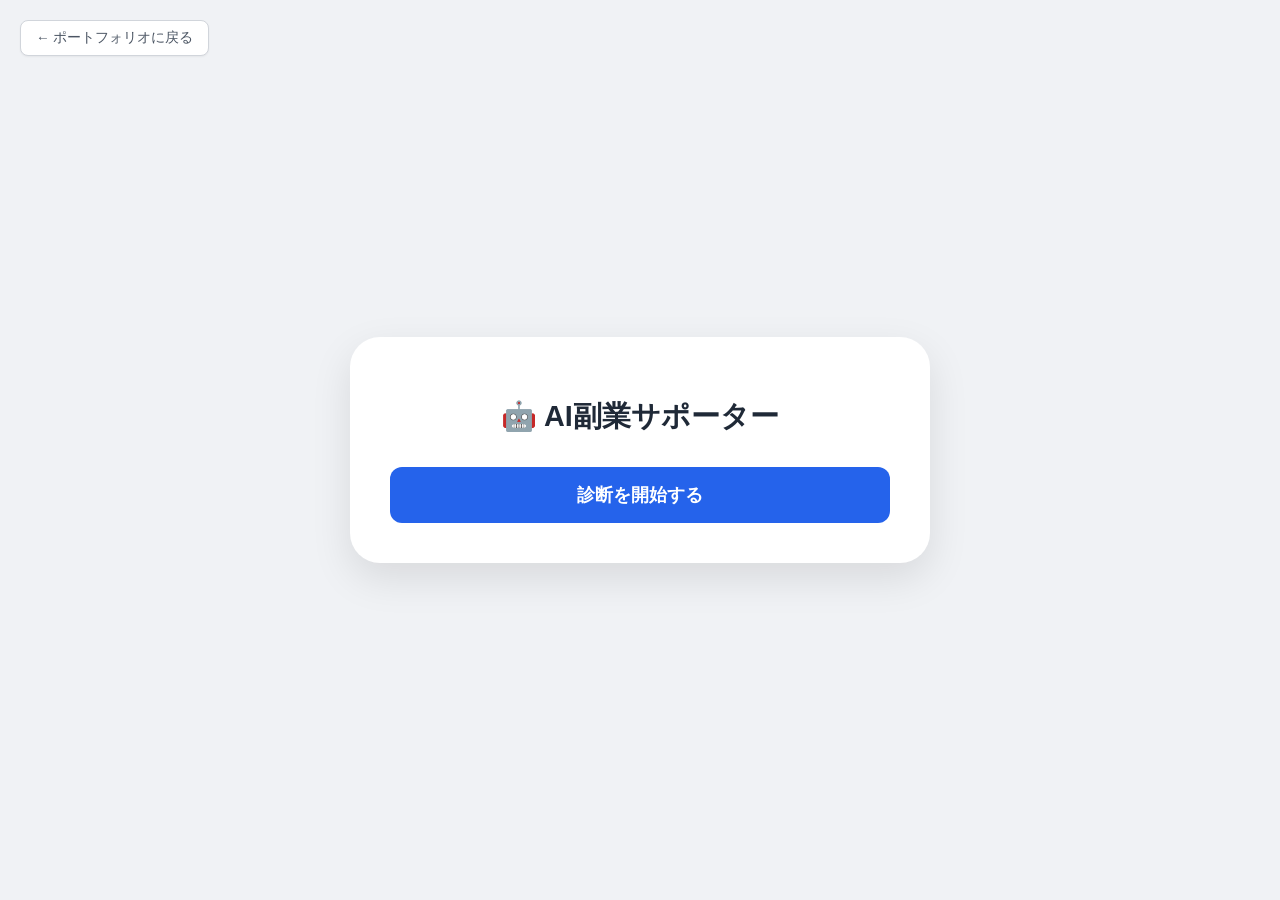
<file: index.html>
<!DOCTYPE html>
<html lang="ja">
<head>
    <meta charset="UTF-8">
    <meta name="viewport" content="width=device-width, initial-scale=1.0">
    <title>AI副業サポーター</title>
    <style>
        /* スクリーンショットを元に、デザインをミリ単位で復元 */
        body {
            font-family: 'Helvetica Neue', Arial, sans-serif;
            background-color: #f0f2f5;
            margin: 0;
            display: flex;
            justify-content: center;
            align-items: center;
            min-height: 100vh;
        }

        /* 戻るボタンをカードの外、左上に配置 */
        .back-link {
            position: absolute;
            top: 20px;
            left: 20px;
            padding: 8px 15px;
            background-color: #ffffff;
            color: #4b5563;
            text-decoration: none;
            border: 1px solid #d1d5db;
            border-radius: 8px;
            font-size: 0.85rem;
            box-shadow: 0 1px 2px rgba(0,0,0,0.05);
        }

        /* カードデザインの完全復元 */
        .container {
            width: 90%;
            max-width: 500px;
            background: #ffffff;
            padding: 40px;
            border-radius: 30px; /* 大きめの角丸 */
            box-shadow: 0 15px 40px rgba(0,0,0,0.1);
            text-align: center;
        }

        h1 {
            font-size: 1.8rem;
            color: #1f2937;
            margin-bottom: 30px;
            display: flex;
            align-items: center;
            justify-content: center;
            gap: 10px;
        }

        /* 鮮やかなブルーのボタン */
        .btn {
            display: block;
            width: 100%;
            background: #2563eb;
            color: #ffffff;
            padding: 16px;
            border-radius: 12px;
            font-size: 1.1rem;
            font-weight: bold;
            cursor: pointer;
            border: none;
            transition: background 0.2s, transform 0.1s;
        }

        .btn:hover { background: #1d4ed8; }
        .btn:active { transform: scale(0.98); }

        /* アドバイスエリアのデザイン */
        #advice-area {
            margin-top: 25px;
            padding: 20px;
            border-radius: 12px;
            background: #eff6ff;
            border: 1px solid #bfdbfe;
            color: #1e40af;
            text-align: left;
            line-height: 1.7;
            display: none;
        }
    </style>
</head>
<body>
    <a href="portfolio.html" class="back-link">← ポートフォリオに戻る</a>

    <div class="container">
        <h1>🤖 AI副業サポーター</h1>
        <button id="startBtn" class="btn">診断を開始する</button>
        <div id="advice-area"></div>
    </div>

    <script>
        document.getElementById('startBtn').addEventListener('click', () => {
            const area = document.getElementById('advice-area');
            area.style.display = 'block';
            area.innerHTML = `
                <strong style="color: #1e40af;">【AIのアドバイス】</strong><br>
                月5万円への最短ルートは、このポートフォリオに実用的なツールを揃え、あなたのスキルを世の中に証明することです！
            `;
        });
    </script>
</body>
</html>
</file>
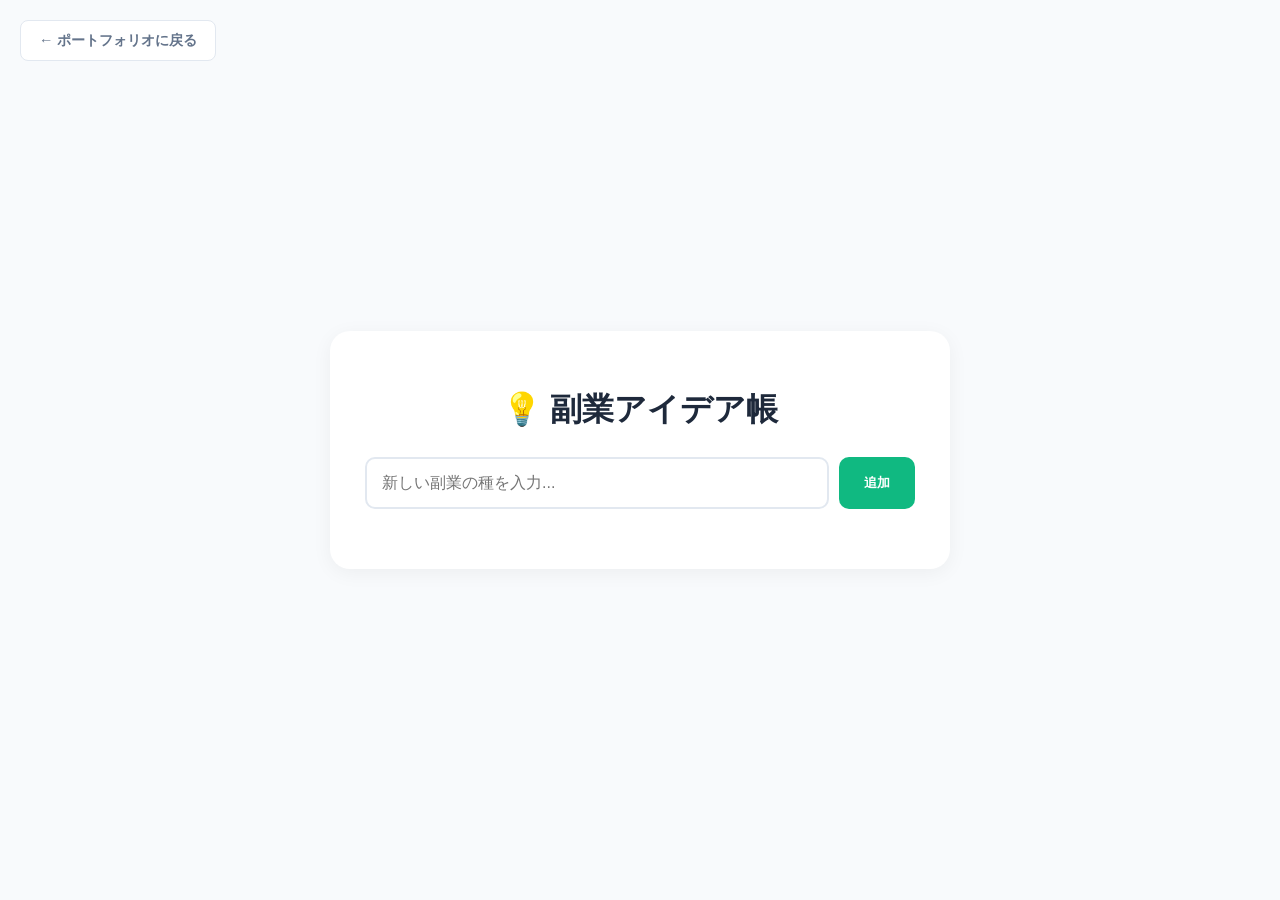
<file: idea.html>
<!DOCTYPE html>
<html lang="ja">
<head>
    <meta charset="UTF-8">
    <meta name="viewport" content="width=device-width, initial-scale=1.0">
    <title>副業アイデア帳</title>
    <style>
        body { font-family: sans-serif; background-color: #f8fafc; margin: 0; display: flex; justify-content: center; align-items: center; min-height: 100vh; }
        .back-link { position: absolute; top: 20px; left: 20px; padding: 10px 18px; background-color: #fff; border: 1px solid #e2e8f0; border-radius: 8px; color: #64748b; text-decoration: none; font-size: 0.9rem; font-weight: bold; }
        .container { width: 95%; max-width: 550px; background: #fff; padding: 35px; border-radius: 20px; box-shadow: 0 4px 20px rgba(0,0,0,0.05); }
        h1 { text-align: center; color: #1e293b; margin-bottom: 25px; }
        .input-group { display: flex; gap: 10px; }
        input { flex: 1; padding: 15px; border: 2px solid #e2e8f0; border-radius: 10px; outline: none; font-size: 1rem; }
        input.error { border-color: #f87171; background-color: #fef2f2; }
        .add-btn { background: #10b981; color: white; border: none; padding: 15px 25px; border-radius: 10px; cursor: pointer; font-weight: bold; }
        ul { list-style: none; padding: 0; margin-top: 25px; }
        li { background: #f1f5f9; padding: 15px; border-radius: 10px; margin-bottom: 10px; display: flex; justify-content: space-between; align-items: center; box-shadow: 0 1px 2px rgba(0,0,0,0.05); }
        .del-btn { background: #ef4444; color: white; border: none; padding: 8px 15px; border-radius: 8px; cursor: pointer; font-size: 0.85rem; }
    </style>
</head>
<body>
    <a href="portfolio.html" class="back-link">← ポートフォリオに戻る</a>
    <div class="container">
        <h1>💡 副業アイデア帳</h1>
        <div class="input-group">
            <input type="text" id="ideaInput" placeholder="新しい副業の種を入力...">
            <button class="add-btn" id="addBtn">追加</button>
        </div>
        <ul id="ideaList"></ul>
    </div>
    <script>
        const input = document.getElementById('ideaInput');
        const list = document.getElementById('ideaList');
        document.getElementById('addBtn').addEventListener('click', () => {
            const val = input.value.trim();
            if (!val) { input.classList.add('error'); return; }
            input.classList.remove('error');
            const li = document.createElement('li');
            li.innerHTML = `<span>${val}</span><button class="del-btn" onclick="this.parentElement.remove()">削除</button>`;
            list.appendChild(li);
            input.value = '';
        });
    </script>
</body>
</html>
</file>
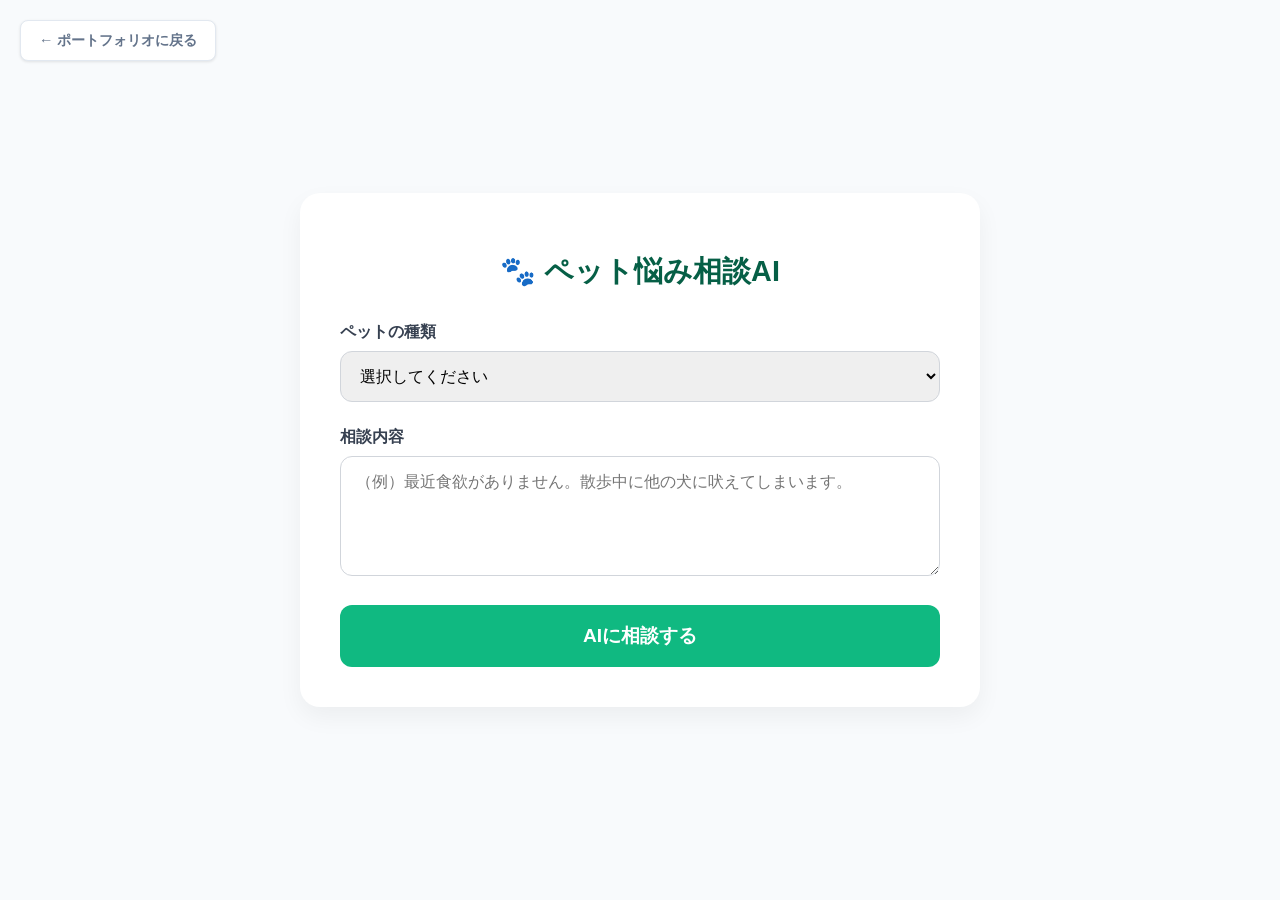
<file: pet.html>
<!DOCTYPE html>
<html lang="ja">
<head>
    <meta charset="UTF-8">
    <meta name="viewport" content="width=device-width, initial-scale=1.0">
    <title>ペット悩み相談AI</title>
    <style>
        body { font-family: 'Helvetica Neue', Arial, sans-serif; background-color: #f8fafc; margin: 0; display: flex; justify-content: center; align-items: center; min-height: 100vh; }
        .back-link { position: absolute; top: 20px; left: 20px; padding: 10px 18px; background-color: #fff; border: 1px solid #e2e8f0; border-radius: 8px; color: #64748b; text-decoration: none; font-size: 0.9rem; font-weight: bold; box-shadow: 0 1px 3px rgba(0,0,0,0.1); }
        .container { width: 90%; max-width: 600px; background: #fff; padding: 40px; border-radius: 20px; box-shadow: 0 10px 25px rgba(0,0,0,0.05); }
        h1 { text-align: center; color: #065f46; margin-bottom: 30px; font-size: 1.8rem; }
        label { display: block; margin-bottom: 8px; font-weight: bold; color: #374151; }
        select, textarea { width: 100%; padding: 15px; margin-bottom: 25px; border: 1px solid #d1d5db; border-radius: 12px; box-sizing: border-box; font-size: 1rem; outline: none; }
        textarea { height: 120px; }
        .btn { width: 100%; background: #10b981; color: white; padding: 18px; border-radius: 12px; font-size: 1.2rem; font-weight: bold; cursor: pointer; border: none; transition: background 0.2s; }
        .btn:hover { background: #059669; }
        #result { margin-top: 25px; padding: 20px; border-radius: 12px; display: none; border: 1px solid #d1d5db; line-height: 1.8; }
    </style>
</head>
<body>
    <a href="portfolio.html" class="back-link">← ポートフォリオに戻る</a>
    <div class="container">
        <h1>🐾 ペット悩み相談AI</h1>
        <label>ペットの種類</label>
        <select id="petType">
            <option value="">選択してください</option>
            <option value="dog">犬</option>
            <option value="cat">猫</option>
            <option value="other">その他</option>
        </select>
        <label>相談内容</label>
        <textarea id="consultation" placeholder="（例）最近食欲がありません。散歩中に他の犬に吠えてしまいます。"></textarea>
        <button class="btn" id="submitBtn">AIに相談する</button>
        <div id="result"></div>
    </div>
    <script>
        document.getElementById('submitBtn').addEventListener('click', () => {
            const pet = document.getElementById('petType').value;
            const text = document.getElementById('consultation').value.trim();
            const res = document.getElementById('result');
            if (!pet || !text) { 
                res.style.display = 'block'; res.style.backgroundColor = '#fef2f2'; 
                res.style.borderColor = '#f87171'; res.innerText = '⚠️ すべての項目を入力してください。'; return; 
            }
            let adv = pet === "dog" ? "🐶 ワンちゃんの行動には理由があります。まずは静かな環境でリラックスさせてあげましょう。" : (pet === "cat" ? "🐱 ネコちゃんは環境の変化に敏感です。高い場所など安心できるスペースを確保してください。" : "🐾 ペットの様子を観察し、不安な場合は専門家への相談も検討しましょう。");
            res.style.display = 'block'; res.style.backgroundColor = '#ecfdf5'; res.style.borderColor = '#10b981';
            res.innerHTML = `<strong>【AIのアドバイス】</strong><br>${adv}`;
        });
    </script>
</body>
</html>
</file>
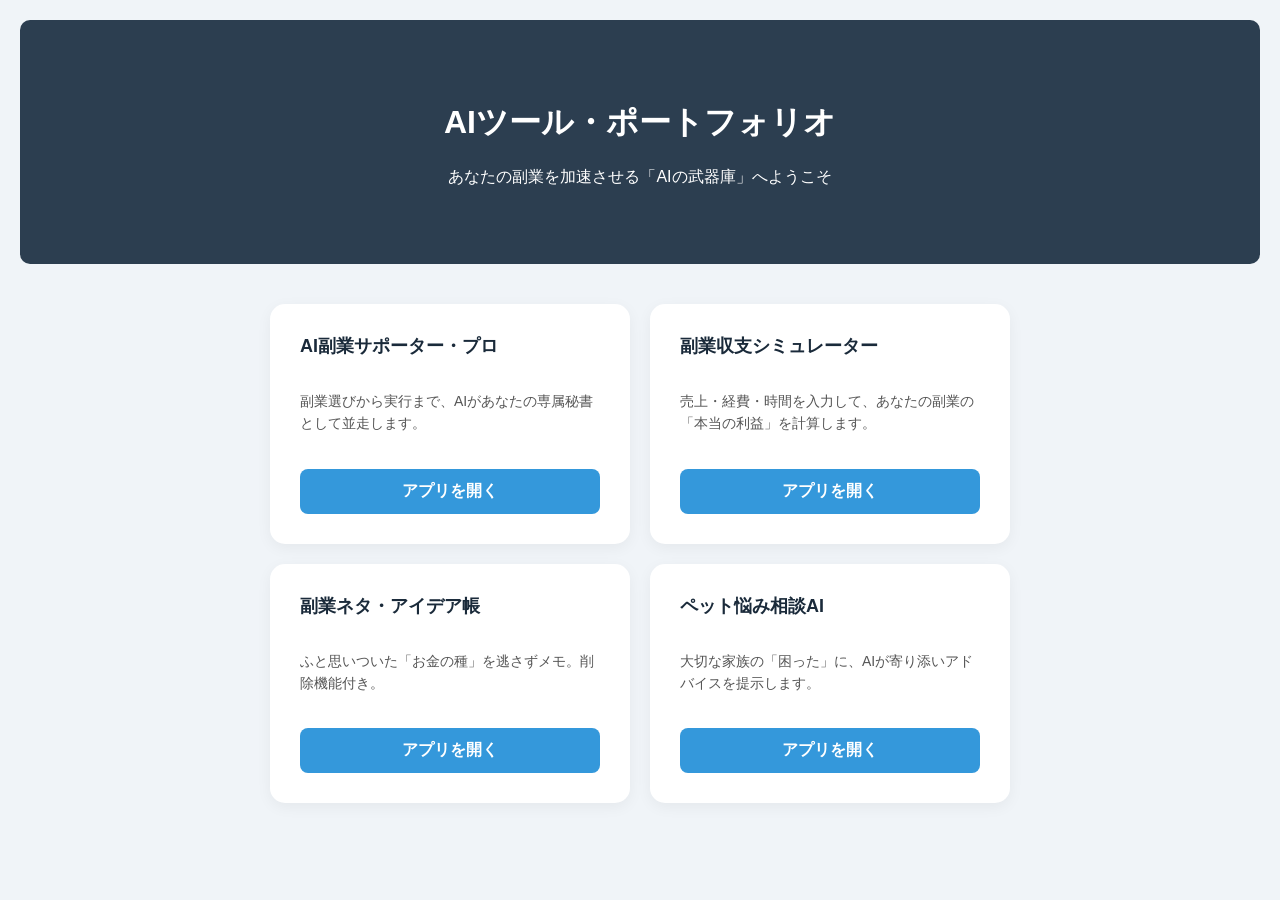
<file: portfolio.html>
<!DOCTYPE html>
<html lang="ja">
<head>
    <meta charset="UTF-8">
    <title>AIツール・ポートフォリオ</title>
    <style>
        body { font-family: sans-serif; background-color: #f0f4f8; margin: 0; padding: 20px; color: #2c3e50; }
        .header { background-color: #2c3e50; color: white; padding: 60px 20px; text-align: center; border-radius: 10px; margin-bottom: 40px; }
        .container { display: flex; flex-wrap: wrap; justify-content: center; gap: 20px; max-width: 1000px; margin: auto; }
        
        /* カードの基本設定 */
        .card { 
            background: white; 
            border-radius: 15px; 
            box-shadow: 0 4px 15px rgba(0,0,0,0.05); 
            padding: 30px; 
            width: 300px; 
            text-align: left; 
            display: flex; 
            flex-direction: column; 
            transition: all 0.3s ease; /* 変化をなめらかにする設定 */
        }

        /* 【追加】マウスを乗せた時の動き */
        .card:hover {
            transform: translateY(-10px); /* 上に10px浮き上がる */
            box-shadow: 0 12px 30px rgba(0,0,0,0.15); /* 影を濃くして浮遊感を出す */
        }

        .card h3 { margin-top: 0; color: #1a2a3a; font-size: 18px; }
        .card p { font-size: 14px; line-height: 1.6; color: #555; flex-grow: 1; }
        .btn { display: inline-block; background-color: #3498db; color: white; padding: 12px 25px; text-decoration: none; border-radius: 8px; text-align: center; font-weight: bold; margin-top: 20px; transition: 0.3s; }
        .btn:hover { background-color: #2980b9; }
    </style>
</head>
<body>

<div class="header">
    <h1>AIツール・ポートフォリオ</h1>
    <p>あなたの副業を加速させる「AIの武器庫」へようこそ</p>
</div>

<div class="container">
    <div class="card">
        <h3>AI副業サポーター・プロ</h3>
        <p>副業選びから実行まで、AIがあなたの専属秘書として並走します。</p>
        <a href="index.html" class="btn">アプリを開く</a>
    </div>

    <div class="card">
        <h3>副業収支シミュレーター</h3>
        <p>売上・経費・時間を入力して、あなたの副業の「本当の利益」を計算します。</p>
        <a href="shushi.html" class="btn">アプリを開く</a>
    </div>

    <div class="card">
        <h3>副業ネタ・アイデア帳</h3>
        <p>ふと思いついた「お金の種」を逃さずメモ。削除機能付き。</p>
        <a href="idea.html" class="btn">アプリを開く</a>
    </div>

    <div class="card">
        <h3>ペット悩み相談AI</h3>
        <p>大切な家族の「困った」に、AIが寄り添いアドバイスを提示します。</p>
        <a href="pet.html" class="btn">アプリを開く</a>
    </div>
</div>

</body>
</html>
</file>
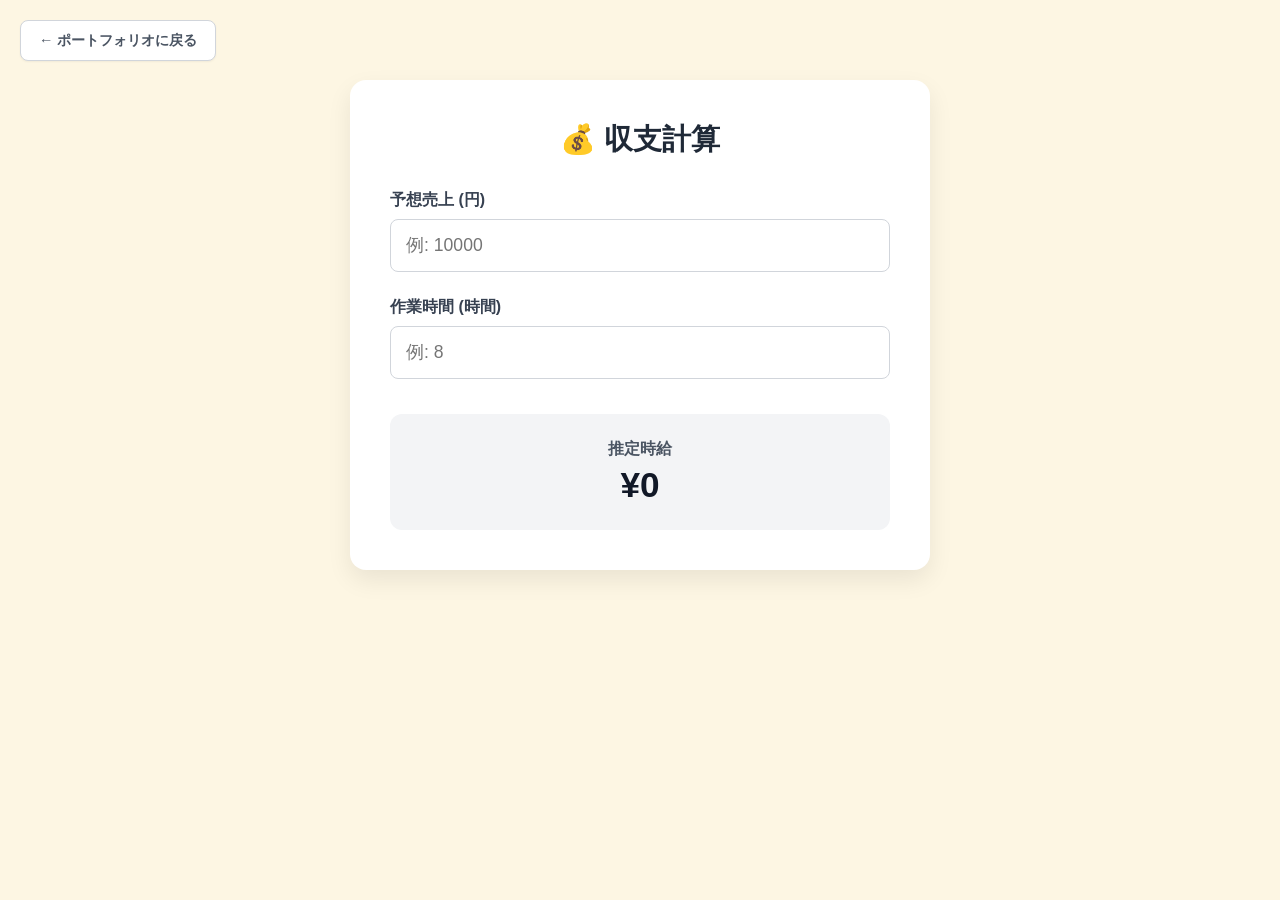
<file: shushi.html>
<!DOCTYPE html>
<html lang="ja">
<head>
    <meta charset="UTF-8">
    <meta name="viewport" content="width=device-width, initial-scale=1.0">
    <title>副業収支シミュレーター</title>
    <style>
        body {
            font-family: 'Helvetica Neue', Arial, sans-serif;
            background-color: #fdf6e3;
            transition: background-color 0.4s;
            margin: 0;
            padding: 20px;
        }

        .back-link {
            position: absolute;
            top: 20px;
            left: 20px;
            padding: 10px 18px;
            background-color: #ffffff;
            color: #4b5563;
            text-decoration: none;
            border: 1px solid #d1d5db;
            border-radius: 8px;
            font-size: 0.9rem;
            font-weight: bold;
            box-shadow: 0 1px 2px rgba(0,0,0,0.05);
        }

        .container {
            width: 90%;
            max-width: 500px;
            margin: 60px auto 0;
            background: #ffffff;
            padding: 40px;
            border-radius: 16px;
            box-shadow: 0 10px 25px rgba(0,0,0,0.08);
        }

        h1 {
            text-align: center;
            color: #1f2937;
            margin-top: 0;
            margin-bottom: 30px;
            font-size: 1.8rem;
        }

        .label {
            display: block;
            margin-bottom: 8px;
            font-weight: bold;
            color: #374151;
        }

        input {
            width: 100%;
            padding: 15px;
            margin-bottom: 25px;
            border: 1px solid #d1d5db;
            border-radius: 8px;
            box-sizing: border-box;
            font-size: 1.1rem;
            outline: none;
        }

        #result-box {
            padding: 25px;
            border-radius: 12px;
            text-align: center;
            background: #f3f4f6;
            margin-top: 10px;
        }

        #result-text {
            font-size: 1rem;
            color: #4b5563;
            font-weight: bold;
        }

        .wage-value {
            font-size: 2.2rem;
            font-weight: bold;
            color: #111827;
            margin-top: 5px;
        }
    </style>
</head>
<body>
    <a href="portfolio.html" class="back-link">← ポートフォリオに戻る</a>

    <div class="container">
        <h1>💰 収支計算</h1>

        <span class="label">予想売上 (円)</span>
        <input type="number" id="income" placeholder="例: 10000">

        <span class="label">作業時間 (時間)</span>
        <input type="number" id="hours" placeholder="例: 8">

        <div id="result-box">
            <div id="result-text">推定時給</div>
            <div id="result-value" class="wage-value">¥0</div>
        </div>
    </div>

    <script>
        const incomeInput = document.getElementById('income');
        const hoursInput = document.getElementById('hours');
        const resultVal = document.getElementById('result-value');

        function calc() {
            const inc = parseFloat(incomeInput.value) || 0;
            const hrs = parseFloat(hoursInput.value) || 0;

            if (hrs > 0) {
                const wage = Math.round(inc / hrs);
                resultVal.innerText = '¥' + wage.toLocaleString();

                // 時給2000円以上で背景を薄い緑、それ以外は元のベージュ
                if (wage >= 2000) {
                    document.body.style.backgroundColor = "#ecfdf5";
                } else {
                    document.body.style.backgroundColor = "#fdf6e3";
                }
            } else {
                resultVal.innerText = "¥0";
                document.body.style.backgroundColor = "#fdf6e3";
            }
        }

        incomeInput.addEventListener('input', calc);
        hoursInput.addEventListener('input', calc);
    </script>
</body>
</html>
</file>
